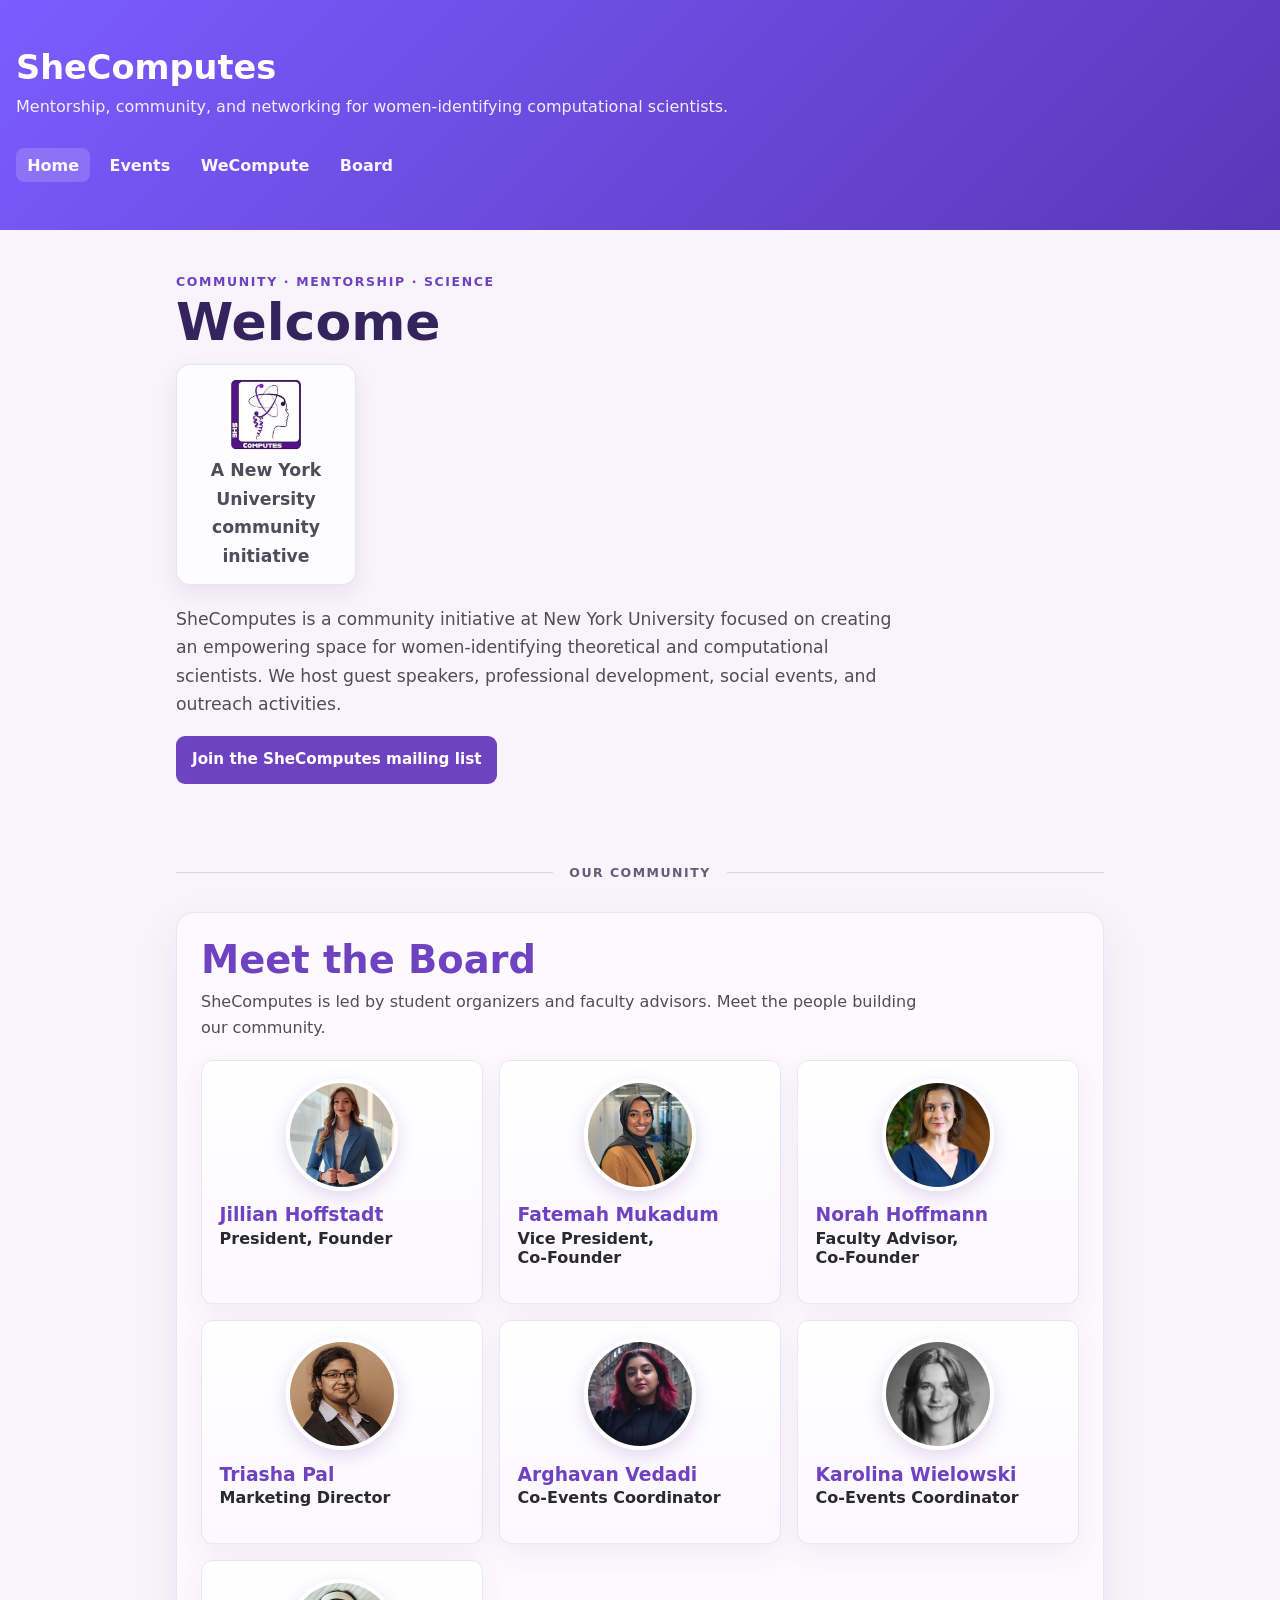
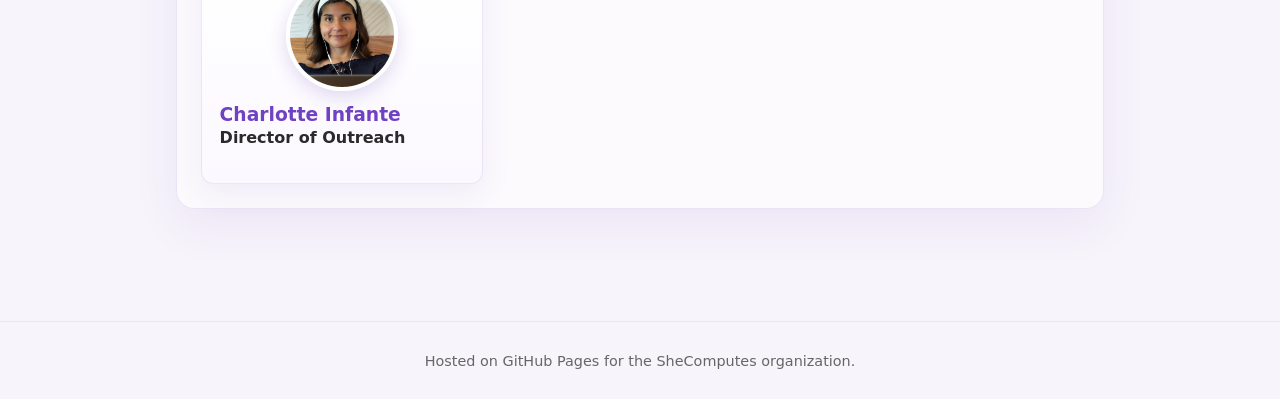
<file: index.html>
<!doctype html>
<html lang="en">
<head>
  <meta charset="utf-8">
  <meta name="viewport" content="width=device-width,initial-scale=1">
  <title>SheComputes</title>
  <link rel="stylesheet" href="styles.css">
</head>
<body>
  <header class="site-header">
    <div class="site-top">
      <h1>SheComputes</h1>
      <p class="tagline">Mentorship, community, and networking for women-identifying computational scientists.</p>
    </div>
    <nav class="main-nav" aria-label="Main navigation">
      <a href="index.html" aria-current="page">Home</a>
      <a href="events.html">Events</a>
      <a href="wecompute.html">WeCompute</a>
      <a href="#board">Board</a>
    </nav>
  </header>

  <main class="container home-page">
    <section id="welcome" class="page-intro home-welcome">
      <p class="eyebrow">Community · Mentorship · Science</p>
      <h2>Welcome</h2>
      <div class="welcome-identity">
        <img class="welcome-logo" src="shecomputes_jpg/shecomputes_logo.avif" alt="SheComputes logo">
        <p>A New York University community initiative</p>
      </div>
      <p>SheComputes is a community initiative at New York University focused on creating an empowering space for women-identifying theoretical and computational scientists. We host guest speakers, professional development, social events, and outreach activities.</p>
      <p><a class="home-action" href="https://docs.google.com/forms/d/e/1FAIpQLSdj1xtl8b0KCa3e3ROJGKs20845v6IA1tAZiWaAnjcqQS9X-w/viewform" target="_blank" rel="noopener noreferrer">Join the SheComputes mailing list</a></p>
    </section>

    <div class="section-divider" aria-hidden="true"><span>Our community</span></div>

    <section id="board" class="home-section">
      <div class="event-heading">
        <h2>Meet the Board</h2>
        <p>SheComputes is led by student organizers and faculty advisors. Meet the people building our community.</p>
      </div>

      <div class="board-grid">
        <div class="board-card">
          <img class="board-photo" src="shecomputes_jpg/board/jill.avif" alt="Jillian Hoffstadt" loading="lazy">
          <h3>Jillian Hoffstadt</h3>
          <p class="role">President, Founder</p>
          <p class="contact">jh8862@nyu.edu</p>
        </div>

        <div class="board-card">
          <img class="board-photo" src="shecomputes_jpg/board/fatemah.avif" alt="Fatemah Mukadum" loading="lazy">
          <h3>Fatemah Mukadum</h3>
          <p class="role">Vice President, Co‑Founder</p>
          <p class="contact">fm1484@nyu.edu</p>
        </div>

        <div class="board-card">
          <img class="board-photo" src="shecomputes_jpg/board/norah.avif" alt="Norah Hoffmann" loading="lazy">
          <h3>Norah Hoffmann</h3>
          <p class="role">Faculty Advisor, Co‑Founder</p>
          <p class="contact">norah.hoffmann@nyu.edu</p>
        </div>

        <div class="board-card">
          <img class="board-photo" src="shecomputes_jpg/board/triasha.avif" alt="Triasha Pal" loading="lazy">
          <h3>Triasha Pal</h3>
          <p class="role">Marketing Director</p>
          <p class="contact">tp2353@nyu.edu</p>
        </div>

        <div class="board-card">
          <img class="board-photo" src="shecomputes_jpg/board/arghavan.avif" alt="Arghavan Vedadi" loading="lazy">
          <h3>Arghavan Vedadi</h3>
          <p class="role">Co‑Events Coordinator</p>
          <p class="contact">arghavan.vedadi@lehman.cuny.edu</p>
        </div>

        <div class="board-card">
          <img class="board-photo" src="shecomputes_jpg/board/karolina.jpg" alt="Karolina Wielowski" loading="lazy">
          <h3>Karolina Wielowski</h3>
          <p class="role">Co‑Events Coordinator</p>
          <p class="contact">kaw10088@nyu.edu</p>
        </div>

        <div class="board-card">
          <img class="board-photo" src="shecomputes_jpg/board/charlotte.jpg" alt="Charlotte Infante" loading="lazy">
          <h3>Charlotte Infante</h3>
          <p class="role">Director of Outreach</p>
          <p class="contact">cii2002@nyu.edu</p>
        </div>

        
      </div>
    </section>

  </main>

  <footer class="site-footer">
    <p>Hosted on GitHub Pages for the SheComputes organization.</p>
  </footer>
</body>
</html>
</file>
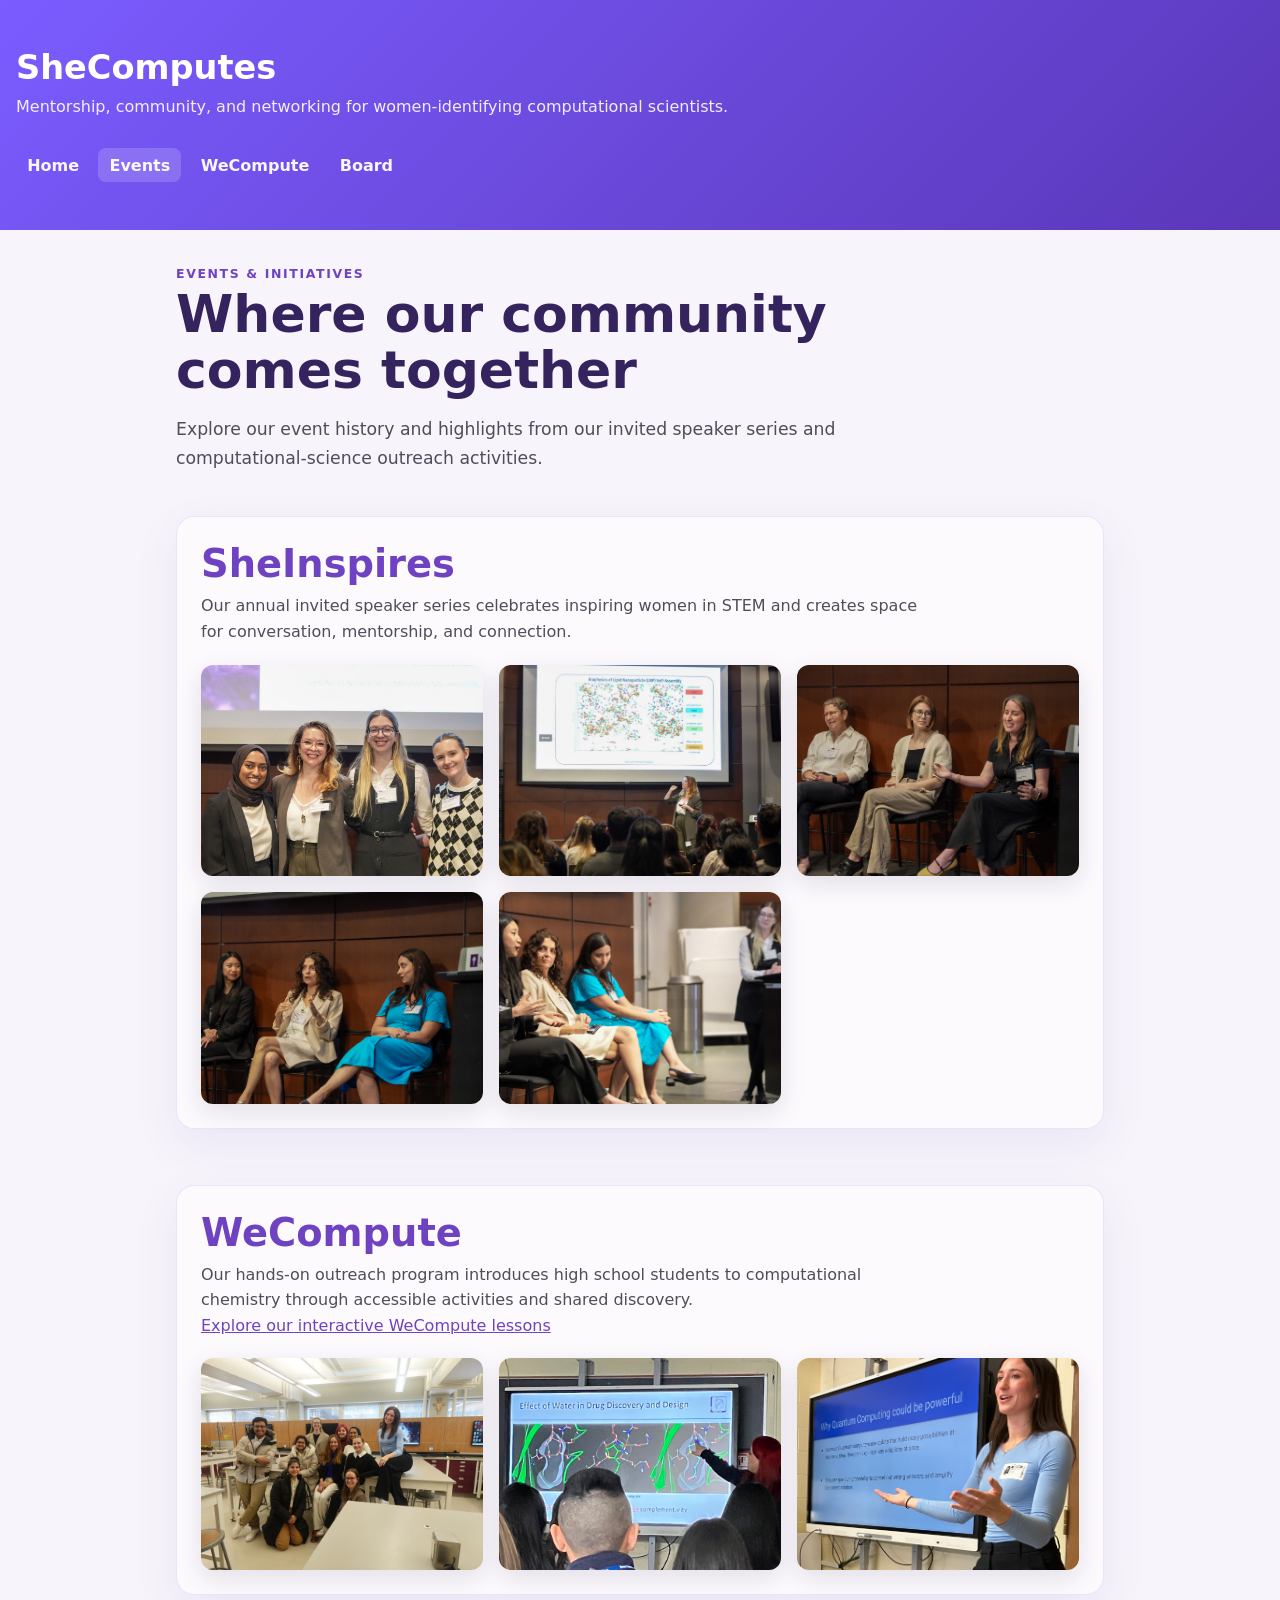
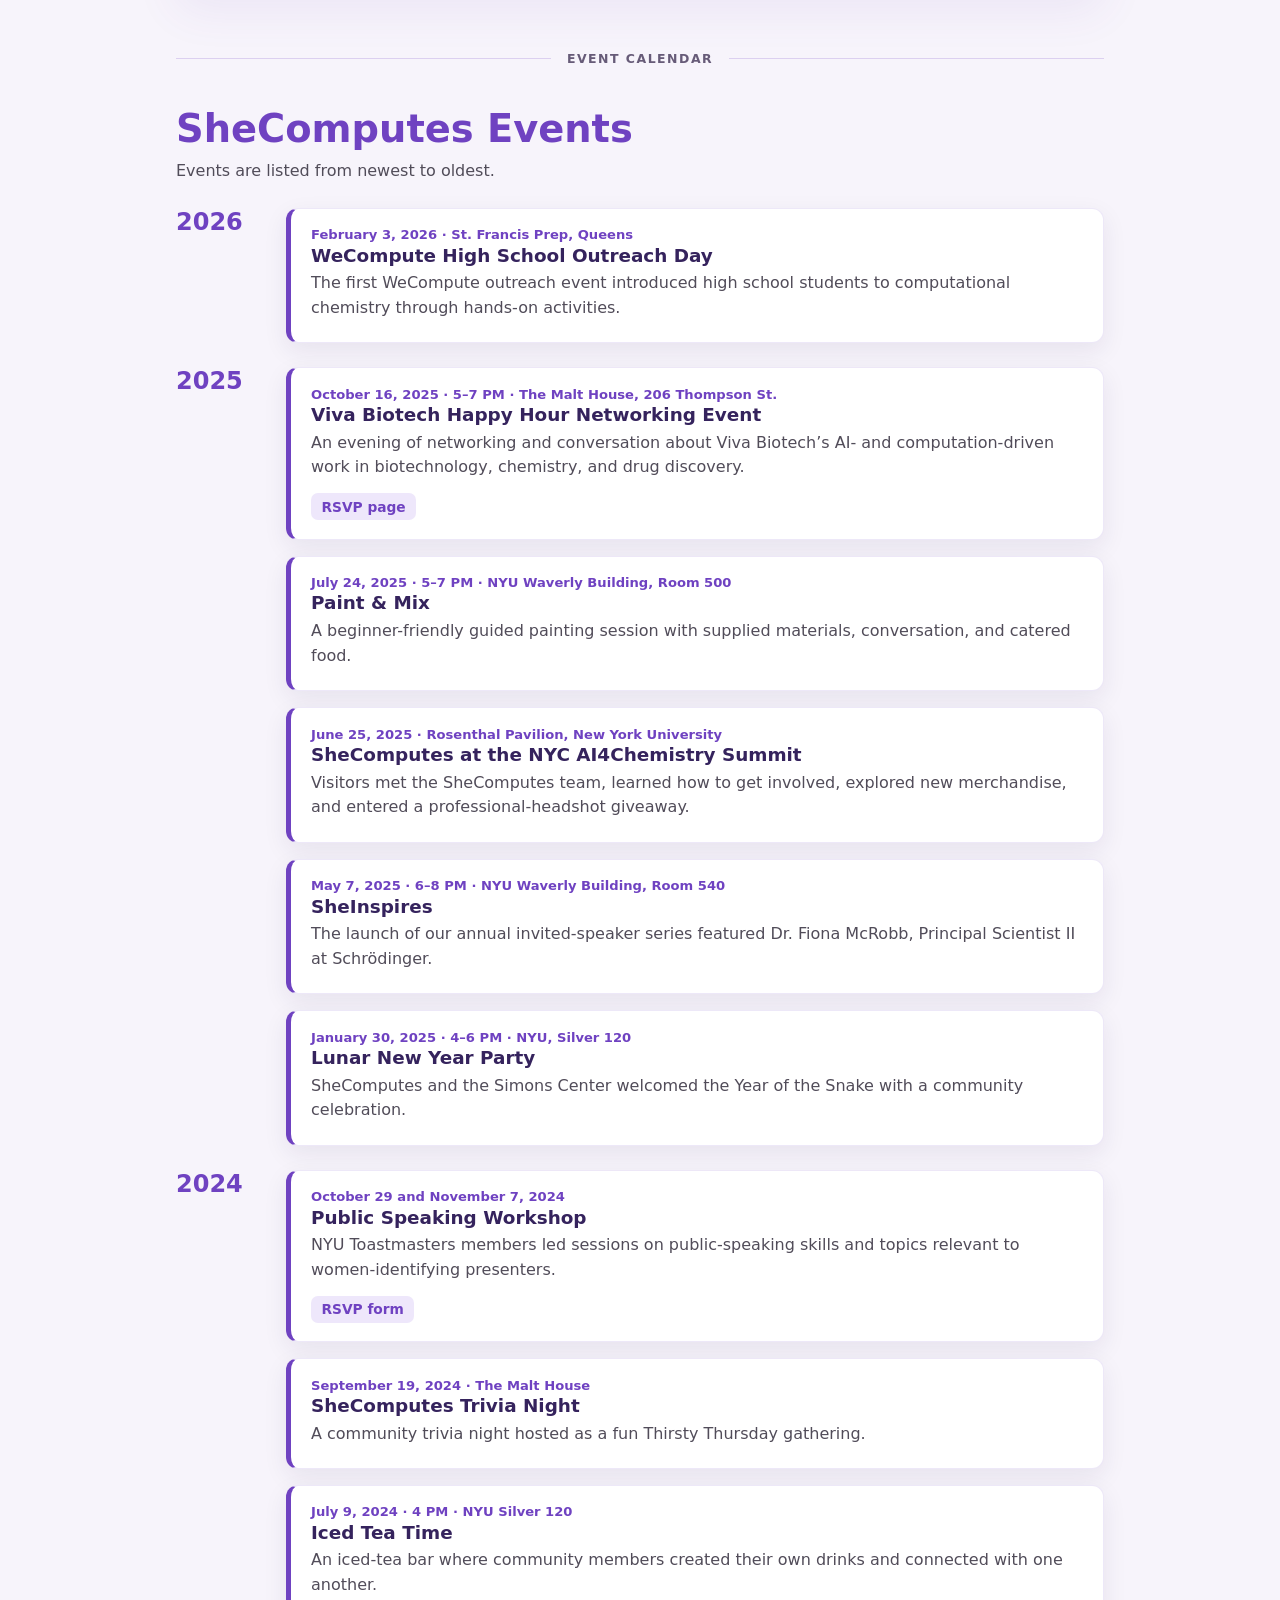
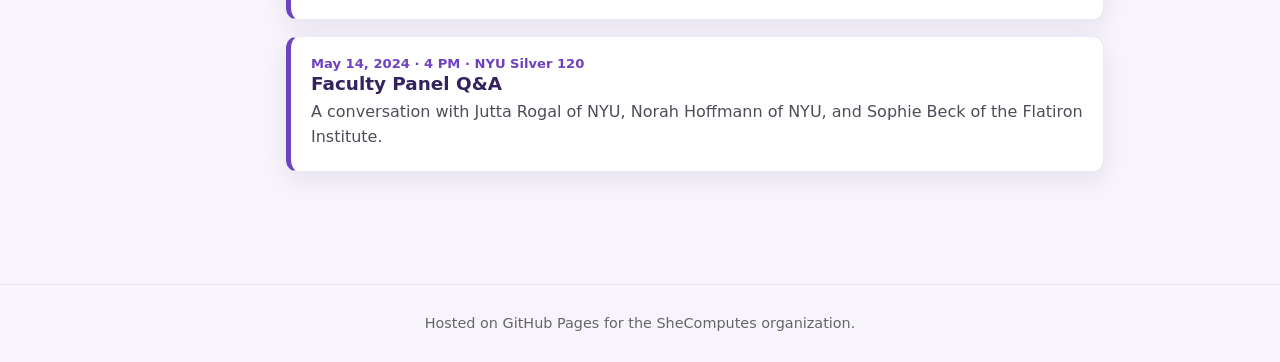
<file: events.html>
<!doctype html>
<html lang="en">
<head>
  <meta charset="utf-8">
  <meta name="viewport" content="width=device-width,initial-scale=1">
  <title>Events | SheComputes</title>
  <link rel="stylesheet" href="styles.css">
</head>
<body>
  <header class="site-header">
    <div class="site-top">
      <h1>SheComputes</h1>
      <p class="tagline">Mentorship, community, and networking for women-identifying computational scientists.</p>
    </div>
    <nav class="main-nav" aria-label="Main navigation">
      <a href="index.html">Home</a>
      <a href="events.html" aria-current="page">Events</a>
      <a href="wecompute.html">WeCompute</a>
      <a href="index.html#board">Board</a>
    </nav>
  </header>

  <main class="container events-page">
    <header class="page-intro">
      <p class="eyebrow">Events &amp; initiatives</p>
      <h2>Where our community comes together</h2>
      <p>Explore our event history and highlights from our invited speaker series and computational-science outreach activities.</p>
    </header>

    <section class="event-section" aria-labelledby="sheinspires-title">
      <div class="event-heading">
        <h2 id="sheinspires-title">SheInspires</h2>
        <p>Our annual invited speaker series celebrates inspiring women in STEM and creates space for conversation, mentorship, and connection.</p>
      </div>
      <div class="photo-grid">
        <figure><img src="shecomputes_jpg/sheinspires/DSC08476.JPG" alt="SheInspires organizers and guest speaker at the event" loading="lazy"></figure>
        <figure><img src="shecomputes_jpg/sheinspires/DSC08550.JPG" alt="Attendees at the SheInspires event" loading="lazy"></figure>
        <figure><img src="shecomputes_jpg/sheinspires/DSC08665.JPG" alt="A moment from the SheInspires speaker program" loading="lazy"></figure>
        <figure><img src="shecomputes_jpg/sheinspires/DSC08728.JPG" alt="SheInspires participants connecting during the event" loading="lazy"></figure>
        <figure><img src="shecomputes_jpg/sheinspires/DSC08790.JPG" alt="Group photo from SheInspires" loading="lazy"></figure>
      </div>
    </section>

    <section class="event-section" aria-labelledby="wecompute-title">
      <div class="event-heading">
        <h2 id="wecompute-title">WeCompute</h2>
        <p>Our hands-on outreach program introduces high school students to computational chemistry through accessible activities and shared discovery.</p>
        <p><a href="wecompute.html">Explore our interactive WeCompute lessons</a></p>
      </div>
      <div class="photo-grid photo-grid-three">
        <figure><img src="shecomputes_jpg/wecompute/DSC00064.jpg" alt="WeCompute organizers and participants in a science classroom" loading="lazy"></figure>
        <figure><img src="shecomputes_jpg/wecompute/IMG_3839.jpg" alt="Students participating in a WeCompute activity" loading="lazy"></figure>
        <figure><img src="shecomputes_jpg/wecompute/IMG_3861.jpg" alt="A hands-on learning moment at WeCompute" loading="lazy"></figure>
      </div>
    </section>

    <div class="section-divider" aria-hidden="true"><span>Event calendar</span></div>

    <section class="events-calendar" aria-labelledby="events-calendar-title">
      <div class="event-heading">
        <h2 id="events-calendar-title">SheComputes Events</h2>
        <p>Events are listed from newest to oldest.</p>
      </div>

      <div class="event-year">
        <h3>2026</h3>
        <div class="event-list">
          <article class="event-card">
            <p class="event-date"><time datetime="2026-02-03">February 3, 2026</time> · St. Francis Prep, Queens</p>
            <h4>WeCompute High School Outreach Day</h4>
            <p>The first WeCompute outreach event introduced high school students to computational chemistry through hands-on activities.</p>
          </article>
        </div>
      </div>

      <div class="event-year">
        <h3>2025</h3>
        <div class="event-list">
          <article class="event-card">
            <p class="event-date"><time datetime="2025-10-16T17:00">October 16, 2025 · 5–7 PM</time> · The Malt House, 206 Thompson St.</p>
            <h4>Viva Biotech Happy Hour Networking Event</h4>
            <p>An evening of networking and conversation about Viva Biotech’s AI- and computation-driven work in biotechnology, chemistry, and drug discovery.</p>
            <p class="event-links"><a href="https://luma.com/wlie7rma" target="_blank" rel="noopener noreferrer">RSVP page</a></p>
          </article>

          <article class="event-card">
            <p class="event-date"><time datetime="2025-07-24T17:00">July 24, 2025 · 5–7 PM</time> · NYU Waverly Building, Room 500</p>
            <h4>Paint &amp; Mix</h4>
            <p>A beginner-friendly guided painting session with supplied materials, conversation, and catered food.</p>
          </article>

          <article class="event-card">
            <p class="event-date"><time datetime="2025-06-25">June 25, 2025</time> · Rosenthal Pavilion, New York University</p>
            <h4>SheComputes at the NYC AI4Chemistry Summit</h4>
            <p>Visitors met the SheComputes team, learned how to get involved, explored new merchandise, and entered a professional-headshot giveaway.</p>
          </article>

          <article class="event-card">
            <p class="event-date"><time datetime="2025-05-07T18:00">May 7, 2025 · 6–8 PM</time> · NYU Waverly Building, Room 540</p>
            <h4>SheInspires</h4>
            <p>The launch of our annual invited-speaker series featured Dr. Fiona McRobb, Principal Scientist II at Schrödinger.</p>
          </article>

          <article class="event-card">
            <p class="event-date"><time datetime="2025-01-30T16:00">January 30, 2025 · 4–6 PM</time> · NYU, Silver 120</p>
            <h4>Lunar New Year Party</h4>
            <p>SheComputes and the Simons Center welcomed the Year of the Snake with a community celebration.</p>
          </article>
        </div>
      </div>

      <div class="event-year">
        <h3>2024</h3>
        <div class="event-list">
          <article class="event-card">
            <p class="event-date"><time datetime="2024-10-29">October 29</time> and <time datetime="2024-11-07">November 7, 2024</time></p>
            <h4>Public Speaking Workshop</h4>
            <p>NYU Toastmasters members led sessions on public-speaking skills and topics relevant to women-identifying presenters.</p>
            <p class="event-links"><a href="https://forms.gle/JRXPnCB3cW7czjof6" target="_blank" rel="noopener noreferrer">RSVP form</a></p>
          </article>

          <article class="event-card">
            <p class="event-date"><time datetime="2024-09-19">September 19, 2024</time> · The Malt House</p>
            <h4>SheComputes Trivia Night</h4>
            <p>A community trivia night hosted as a fun Thirsty Thursday gathering.</p>
          </article>

          <article class="event-card">
            <p class="event-date"><time datetime="2024-07-09T16:00">July 9, 2024 · 4 PM</time> · NYU Silver 120</p>
            <h4>Iced Tea Time</h4>
            <p>An iced-tea bar where community members created their own drinks and connected with one another.</p>
          </article>

          <article class="event-card">
            <p class="event-date"><time datetime="2024-05-14T16:00">May 14, 2024 · 4 PM</time> · NYU Silver 120</p>
            <h4>Faculty Panel Q&amp;A</h4>
            <p>A conversation with Jutta Rogal of NYU, Norah Hoffmann of NYU, and Sophie Beck of the Flatiron Institute.</p>
          </article>
        </div>
      </div>
    </section>

  </main>

  <footer class="site-footer">
    <p>Hosted on GitHub Pages for the SheComputes organization.</p>
  </footer>
</body>
</html>
</file>
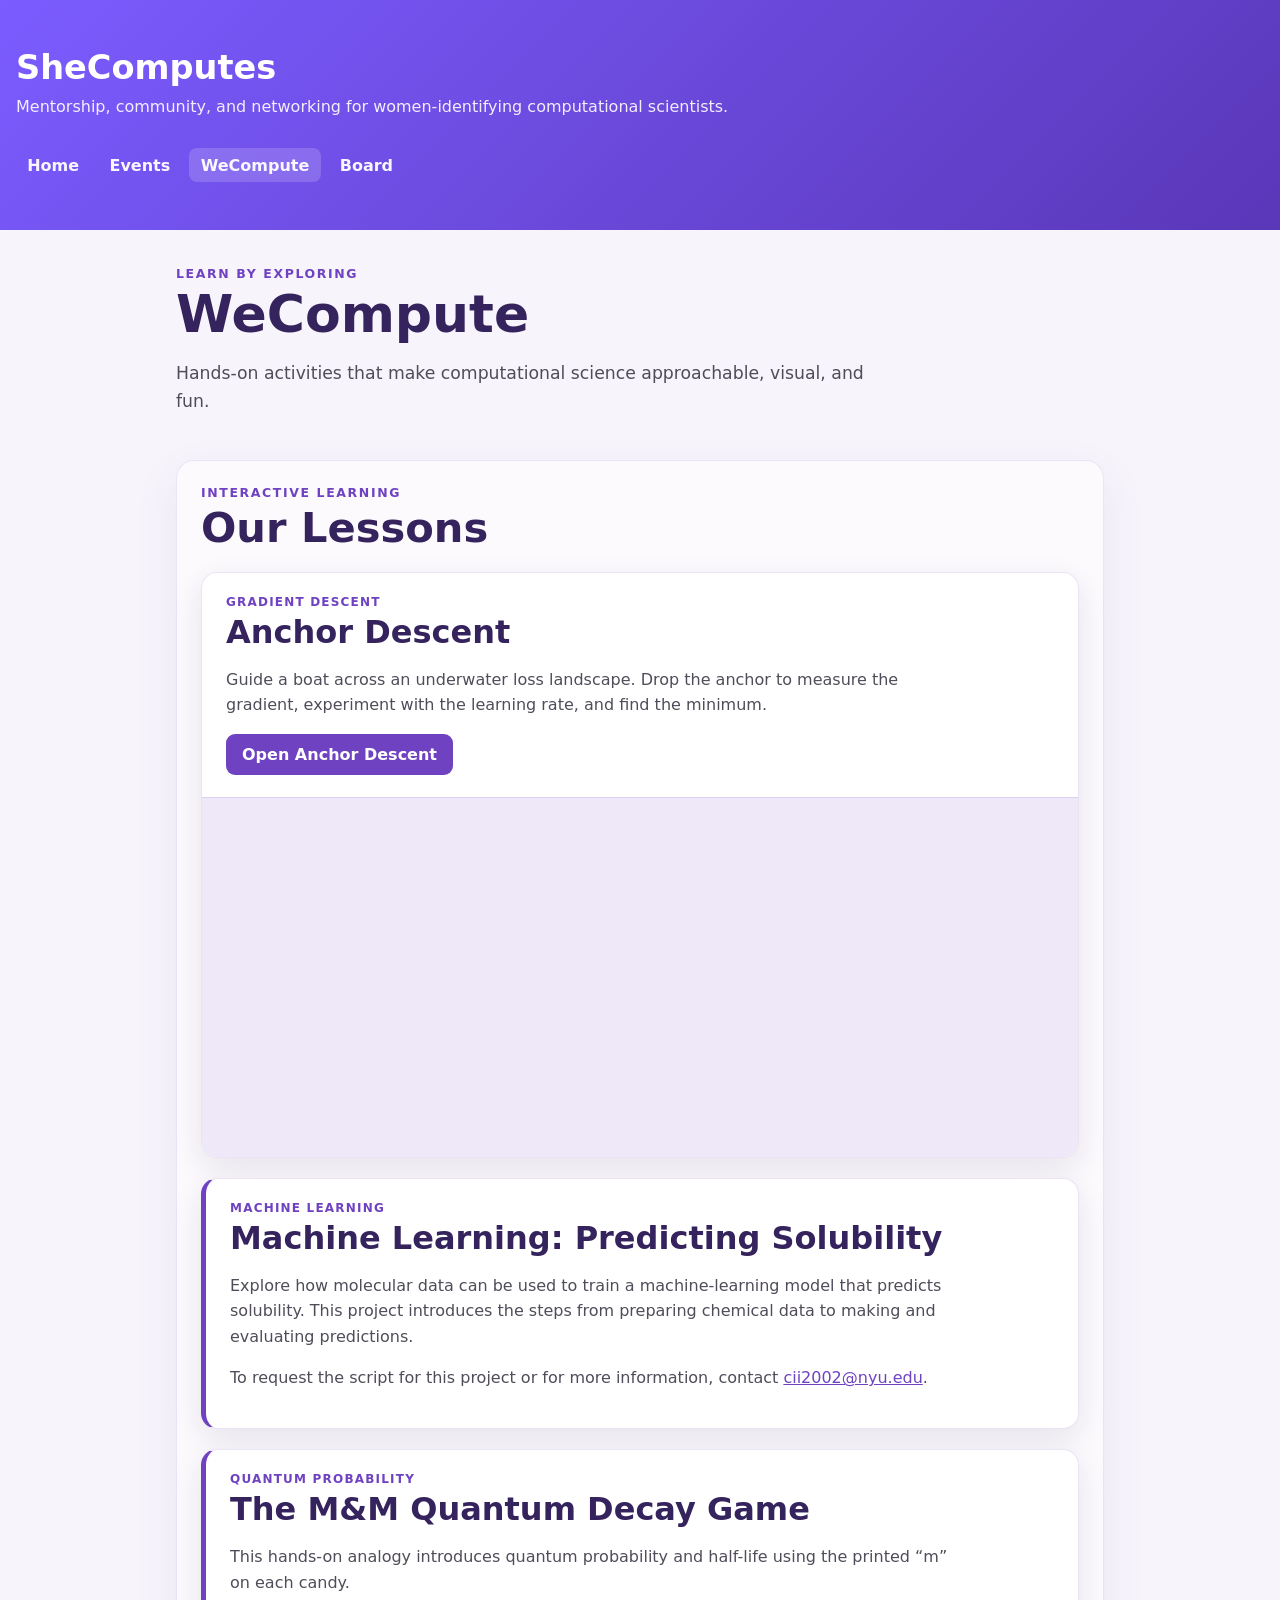
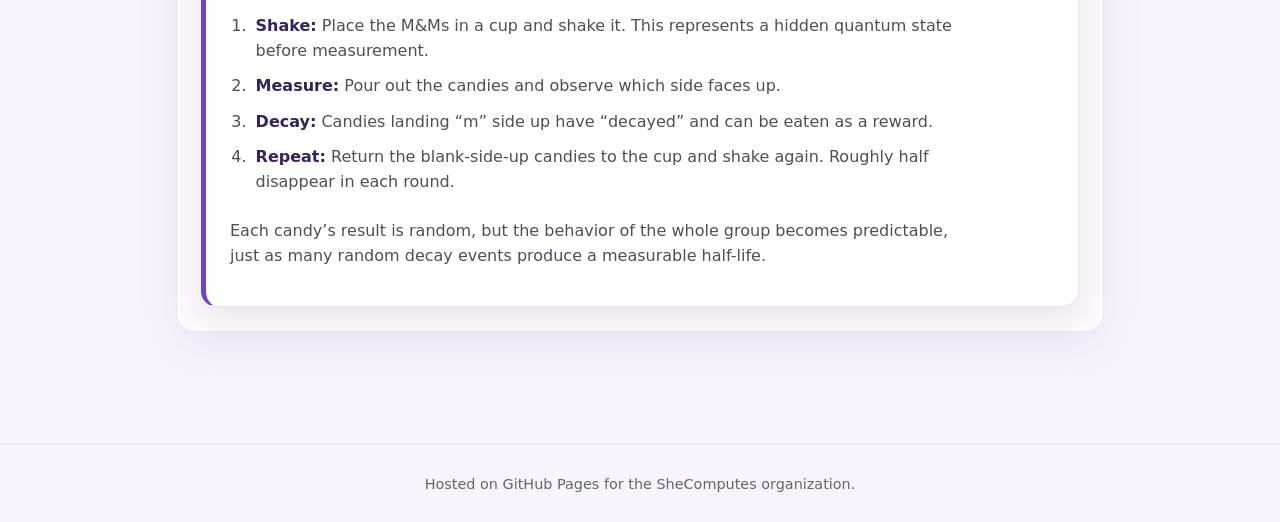
<file: wecompute.html>
<!doctype html>
<html lang="en">
<head>
  <meta charset="utf-8">
  <meta name="viewport" content="width=device-width,initial-scale=1">
  <meta name="description" content="Explore interactive computational-science lessons from WeCompute, an outreach initiative of SheComputes.">
  <title>WeCompute | SheComputes</title>
  <link rel="stylesheet" href="styles.css">
</head>
<body>
  <header class="site-header">
    <div class="site-top">
      <h1>SheComputes</h1>
      <p class="tagline">Mentorship, community, and networking for women-identifying computational scientists.</p>
    </div>
    <nav class="main-nav" aria-label="Main navigation">
      <a href="index.html">Home</a>
      <a href="events.html">Events</a>
      <a href="wecompute.html" aria-current="page">WeCompute</a>
      <a href="index.html#board">Board</a>
    </nav>
  </header>

  <main class="container wecompute-page">
    <header class="page-intro">
      <p class="eyebrow">Learn by exploring</p>
      <h2>WeCompute</h2>
      <p>Hands-on activities that make computational science approachable, visual, and fun.</p>
    </header>

    <section class="lessons-section" aria-labelledby="lessons-title">
      <div class="lessons-heading">
        <p class="eyebrow">Interactive learning</p>
        <h2 id="lessons-title">Our Lessons</h2>
      </div>

      <article class="lesson-card">
        <div class="lesson-copy">
          <p class="lesson-label">Gradient descent</p>
          <h3>Anchor Descent</h3>
          <p>Guide a boat across an underwater loss landscape. Drop the anchor to measure the gradient, experiment with the learning rate, and find the minimum.</p>
          <a class="lesson-button" href="https://shecomputes.github.io/anchor-descent/" target="_blank" rel="noopener noreferrer">Open Anchor Descent</a>
        </div>

        <div class="game-embed">
          <iframe
            src="https://shecomputes.github.io/anchor-descent/"
            title="Anchor Descent gradient descent game"
            loading="lazy"
            allowfullscreen>
          </iframe>
        </div>
      </article>

      <article class="lesson-card lesson-card-text">
        <div class="lesson-copy">
          <p class="lesson-label">Machine learning</p>
          <h3>Machine Learning: Predicting Solubility</h3>
          <p>Explore how molecular data can be used to train a machine-learning model that predicts solubility. This project introduces the steps from preparing chemical data to making and evaluating predictions.</p>
          <p>To request the script for this project or for more information, contact <a href="mailto:cii2002@nyu.edu">cii2002@nyu.edu</a>.</p>
        </div>
      </article>

      <article class="lesson-card lesson-card-text">
        <div class="lesson-copy">
          <p class="lesson-label">Quantum probability</p>
          <h3>The M&amp;M Quantum Decay Game</h3>
          <p>This hands-on analogy introduces quantum probability and half-life using the printed “m” on each candy.</p>
          <ol class="lesson-steps">
            <li><strong>Shake:</strong> Place the M&amp;Ms in a cup and shake it. This represents a hidden quantum state before measurement.</li>
            <li><strong>Measure:</strong> Pour out the candies and observe which side faces up.</li>
            <li><strong>Decay:</strong> Candies landing “m” side up have “decayed” and can be eaten as a reward.</li>
            <li><strong>Repeat:</strong> Return the blank-side-up candies to the cup and shake again. Roughly half disappear in each round.</li>
          </ol>
          <p>Each candy’s result is random, but the behavior of the whole group becomes predictable, just as many random decay events produce a measurable half-life.</p>
        </div>
      </article>
    </section>
  </main>

  <footer class="site-footer">
    <p>Hosted on GitHub Pages for the SheComputes organization.</p>
  </footer>
</body>
</html>
</file>
<file: styles.css>
:root{
  --bg: #f7f4fb;
  --fg:#1a1a1a;
  --accent:#6f42c1; /* purple accent */
  --maxw:960px;
}
*{box-sizing:border-box}
body{font-family:Inter, system-ui, -apple-system, 'Segoe UI', Roboto, Arial; color:var(--fg); background:var(--bg); margin:0}
.container{max-width:var(--maxw); margin:1.5rem auto; padding:0 1rem}
.site-header{background:linear-gradient(135deg,#7b5cff 0%, #5a37b8 100%); padding:2.25rem 1rem; color: #fff}
.site-top{display:flex;flex-direction:column;gap:.4rem}
.site-header h1{margin:0;font-size:2.1rem;color:#fff}
.tagline{color:rgba(255,255,255,0.9);margin-top:.25rem}

.main-nav{display:flex;gap:0.5rem;margin-top:1rem}
.main-nav a{color:rgba(255,255,255,0.95);text-decoration:none;padding:.45rem .7rem;border-radius:8px;font-weight:600}
.main-nav a:hover{background:rgba(255,255,255,0.08)}
.main-nav a[aria-current="page"]{background:rgba(255,255,255,0.16)}
section{margin:1.25rem 0;padding:0.5rem 0}

.gallery img{max-width:100%;height:auto;border-radius:8px;box-shadow:0 10px 30px rgba(95,55,155,0.12)}
footer.site-footer{border-top:1px solid rgba(0,0,0,0.06);padding:1rem;text-align:center;color:#666;font-size:0.9rem}

.board-grid{display:grid;grid-template-columns:repeat(auto-fit,minmax(220px,1fr));gap:1rem;margin-top:1rem}
.board-card{position:relative;background:linear-gradient(180deg, #ffffff, #fbf8ff);border:1px solid rgba(111,66,193,0.12);padding:1.1rem;border-radius:12px;box-shadow:0 10px 30px rgba(97,63,173,0.08);transition:transform .18s ease,box-shadow .18s ease;padding-bottom:2.25rem}
.board-card:hover{transform:translateY(-6px);box-shadow:0 24px 60px rgba(97,63,173,0.14)}
.board-photo{display:block;width:112px;height:112px;margin:0 auto .85rem;object-fit:cover;object-position:center;border-radius:50%;border:4px solid #fff;box-shadow:0 6px 18px rgba(97,63,173,.18)}
.board-card h3{margin:.25rem 0 .2rem 0;color:var(--accent)}
.role{font-weight:600;color:#2a2a2a;margin:0}
.contact{color:#fff;margin-top:0;font-size:0.9rem;position:absolute;left:50%;bottom:0.7rem;transform:translateX(-50%);background:var(--accent);padding:.35rem .6rem;border-radius:999px;visibility:hidden;opacity:0;transition:opacity .16s ease,visibility .16s;white-space:nowrap}
.board-card:hover .contact{visibility:visible;opacity:1}
a{color:var(--accent)}

.home-page{padding-bottom:2rem}
.home-welcome{max-width:760px}
.welcome-identity{display:flex;width:180px;flex-direction:column;align-items:center;margin:.9rem 0 1.25rem;padding:.85rem 1rem;border:1px solid rgba(111,66,193,.14);border-radius:14px;background:rgba(255,255,255,.68);box-shadow:0 8px 24px rgba(42,26,74,.08);text-align:center}
.welcome-logo{display:block;width:72px;height:72px;object-fit:contain}
.welcome-identity p{margin:.35rem 0 0;color:#514c59;font-size:.72rem;font-weight:700;line-height:1.3}
.home-welcome>p:not(.eyebrow){font-size:1.08rem;line-height:1.65;color:#514c59}
.home-action{display:inline-block;padding:.7rem 1rem;border-radius:9px;color:#fff;background:var(--accent);font-size:.95rem;font-weight:700;text-decoration:none}
.home-action:hover{background:#57329b}
.home-action:focus-visible{outline:3px solid #e9a9d0;outline-offset:3px}
.home-section{margin:0 0 3.5rem;padding:1.5rem;background:rgba(255,255,255,.58);border:1px solid rgba(111,66,193,.12);border-radius:18px;box-shadow:0 16px 45px rgba(97,63,173,.08)}

.events-page{padding-bottom:2rem}
.page-intro{max-width:720px;margin:2.25rem 0 2.75rem}
.page-intro h2{font-size:clamp(2rem,5vw,3.25rem);line-height:1.08;margin:.3rem 0 .8rem;color:#35235d}
.page-intro p:last-child{font-size:1.08rem;line-height:1.65;color:#514c59}
.eyebrow{text-transform:uppercase;letter-spacing:.13em;font-size:.78rem;font-weight:800;color:var(--accent);margin:0}
.event-section{margin:0 0 3.5rem;padding:1.5rem;background:rgba(255,255,255,.58);border:1px solid rgba(111,66,193,.12);border-radius:18px;box-shadow:0 16px 45px rgba(97,63,173,.08)}
.event-heading{max-width:720px;margin-bottom:1.25rem}
.event-heading h2{font-size:clamp(1.7rem,4vw,2.4rem);color:var(--accent);margin:0 0 .45rem}
.event-heading p{line-height:1.6;color:#514c59;margin:0}
.events-calendar{margin:0 0 3rem}
.event-year{display:grid;grid-template-columns:90px 1fr;gap:1.25rem;margin-top:1.5rem}
.event-year>h3{position:sticky;top:1rem;align-self:start;margin:0;color:var(--accent);font-size:1.5rem}
.event-list{display:grid;gap:1rem}
.event-card{padding:1.15rem 1.25rem;border:1px solid rgba(111,66,193,.12);border-left:5px solid var(--accent);border-radius:12px;background:#fff;box-shadow:0 8px 24px rgba(42,26,74,.08)}
.event-card h4{margin:.15rem 0 .35rem;color:#35235d;font-size:1.15rem}
.event-card>p:not(.event-date):not(.event-links){margin:.2rem 0;color:#514c59;line-height:1.55}
.event-date{margin:0;color:var(--accent);font-size:.82rem;font-weight:750}
.event-links{display:flex;flex-wrap:wrap;gap:.55rem;margin:.8rem 0 0}
.event-links a{padding:.35rem .65rem;border-radius:7px;background:#eee7fb;font-size:.86rem;font-weight:700;text-decoration:none}
.event-links a:hover{background:#dfd2f5}
.section-divider{display:flex;align-items:center;gap:1rem;margin:3.5rem 0 2rem;color:#675b78;font-size:.78rem;font-weight:800;letter-spacing:.12em;text-transform:uppercase}
.section-divider::before,.section-divider::after{content:"";height:1px;flex:1;background:rgba(111,66,193,.2)}
.photo-grid{display:grid;grid-template-columns:repeat(auto-fit,minmax(220px,1fr));gap:1rem;align-items:start}
.photo-grid figure{margin:0;overflow:hidden;border-radius:12px;background:#fff;box-shadow:0 8px 24px rgba(42,26,74,.12)}
.photo-grid img{display:block;width:100%;aspect-ratio:4/3;object-fit:cover;object-position:center}
.photo-grid figure:first-child img{object-position:center 42%}

.wecompute-page{padding-bottom:2rem}
.lessons-section{margin:0 0 3.5rem;padding:1.5rem;background:rgba(255,255,255,.58);border:1px solid rgba(111,66,193,.12);border-radius:18px;box-shadow:0 16px 45px rgba(97,63,173,.08)}
.lessons-heading{margin-bottom:1.25rem}
.lessons-heading h2{font-size:clamp(1.8rem,4vw,2.6rem);margin:.2rem 0 0;color:#35235d}
.lesson-card{overflow:hidden;border:1px solid rgba(111,66,193,.14);border-radius:16px;background:#fff;box-shadow:0 10px 30px rgba(42,26,74,.1)}
.lesson-card + .lesson-card{margin-top:1.25rem}
.lesson-card-text{border-left:5px solid var(--accent)}
.lesson-copy{padding:1.35rem 1.5rem}
.lesson-label{text-transform:uppercase;letter-spacing:.1em;font-size:.75rem;font-weight:800;color:var(--accent);margin:0 0 .25rem}
.lesson-copy h3{font-size:clamp(1.5rem,3vw,2rem);margin:0 0 .45rem;color:#35235d}
.lesson-copy p:not(.lesson-label){max-width:720px;line-height:1.6;color:#514c59}
.lesson-steps{max-width:760px;margin:1rem 0;padding-left:1.35rem;color:#514c59}
.lesson-steps li{padding:.2rem 0 .45rem .25rem;line-height:1.55}
.lesson-steps strong{color:#35235d}
.lesson-button{display:inline-block;padding:.7rem 1rem;border-radius:9px;color:#fff;background:var(--accent);font-weight:700;text-decoration:none}
.lesson-button:hover{background:#57329b}
.lesson-button:focus-visible{outline:3px solid #e9a9d0;outline-offset:3px}
.game-embed{width:100%;height:360px;border-top:1px solid rgba(111,66,193,.14);background:#eee8f8}
.game-embed iframe{display:block;width:100%;height:100%;border:0}

@media(max-width:700px){
  .main-nav{flex-wrap:wrap}
  .home-section{padding:1rem}
  .event-section{padding:1rem}
  .event-year{grid-template-columns:1fr;gap:.6rem}
  .event-year>h3{position:static}
  .photo-grid{grid-template-columns:repeat(auto-fit,minmax(160px,1fr));gap:.75rem}
  .lessons-section{padding:1rem}
  .game-embed{height:300px}
}
@media(min-width:900px){.site-header{padding:3rem 1rem}}
</file>
